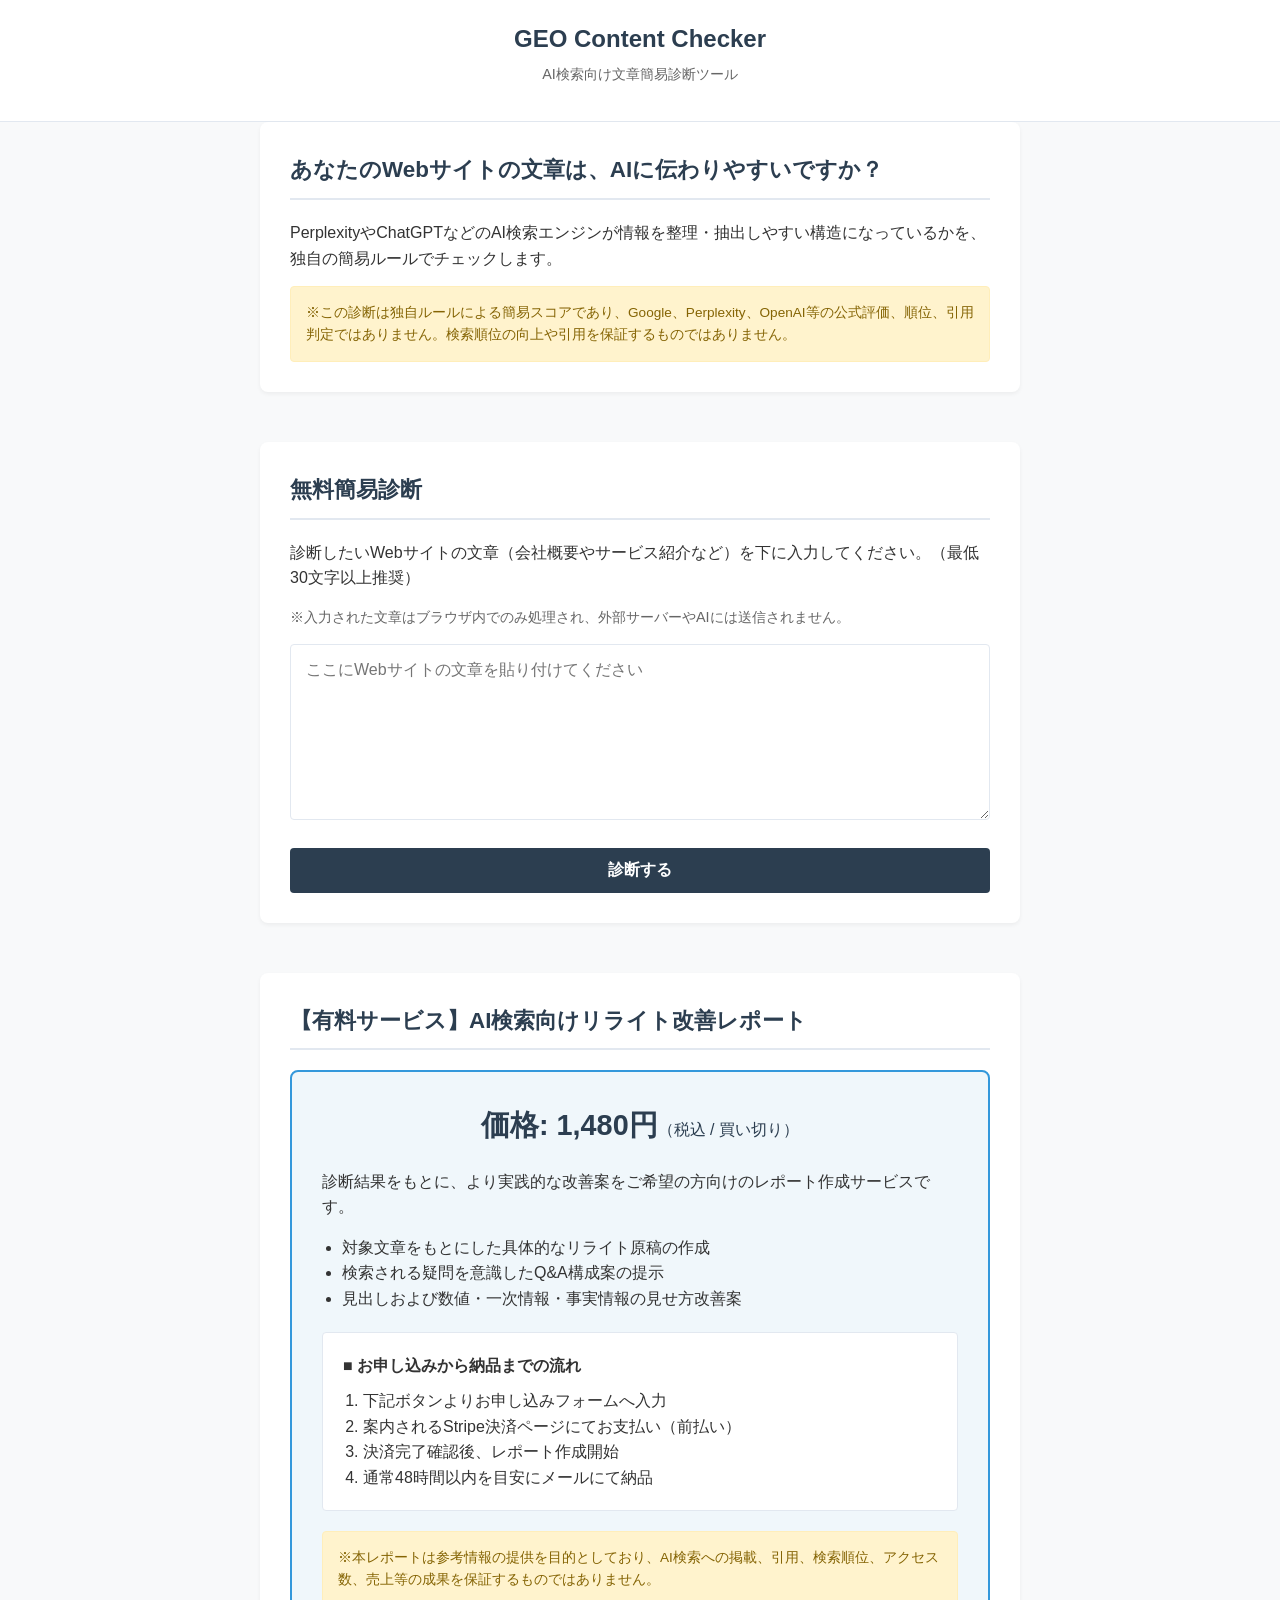
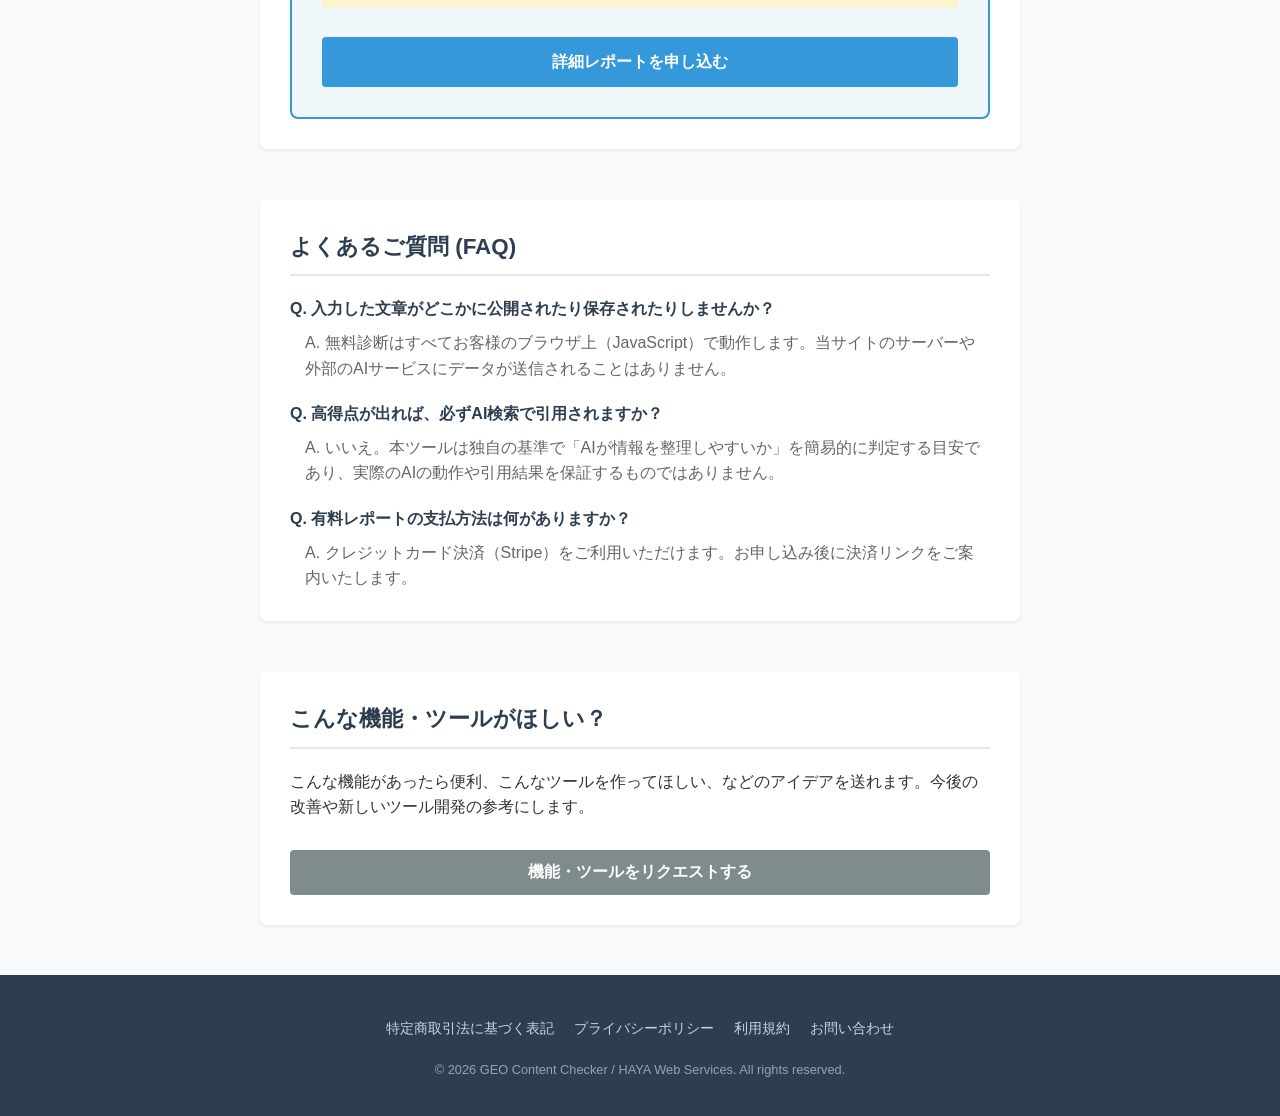
<file: index.html>
<!DOCTYPE html>
<html lang="ja">
<head>
    <meta charset="UTF-8">
    <meta name="viewport" content="width=device-width, initial-scale=1.0">
    <title>GEO Content Checker | AI検索向け文章簡易診断ツール</title>
    <meta name="description" content="Webサイトの文章がPerplexityやChatGPTなどのAI検索で整理されやすい形か、独自ルールで簡易診断する無料ツールです。">
    <link rel="canonical" href="https://haya-studio.github.io/geo-checker/">
    <meta name="robots" content="index, follow">
    <meta property="og:title" content="GEO Content Checker | AI検索向け文章簡易診断ツール">
    <meta property="og:description" content="Webサイトの文章がPerplexityやChatGPTなどのAI検索で整理されやすい形か、独自ルールで簡易診断する無料ツールです。">
    <meta property="og:url" content="https://haya-studio.github.io/geo-checker/">
    <meta property="og:type" content="website">
    <link rel="stylesheet" href="style.css">
</head>
<body>
    <header class="header">
        <div class="container">
            <h1 class="logo">GEO Content Checker</h1>
            <p class="subtitle">AI検索向け文章簡易診断ツール</p>
        </div>
    </header>

    <main class="container">
        <section class="hero">
            <h2>あなたのWebサイトの文章は、AIに伝わりやすいですか？</h2>
            <p>PerplexityやChatGPTなどのAI検索エンジンが情報を整理・抽出しやすい構造になっているかを、独自の簡易ルールでチェックします。</p>
            <div class="disclaimer">
                ※この診断は独自ルールによる簡易スコアであり、Google、Perplexity、OpenAI等の公式評価、順位、引用判定ではありません。検索順位の向上や引用を保証するものではありません。
            </div>
        </section>

        <section class="tool-section">
            <h2>無料簡易診断</h2>
            <p>診断したいWebサイトの文章（会社概要やサービス紹介など）を下に入力してください。（最低30文字以上推奨）</p>
            <p class="note">※入力された文章はブラウザ内でのみ処理され、外部サーバーやAIには送信されません。</p>
            
            <div class="form-group">
                <label for="text-input" class="visually-hidden">診断する文章を入力</label>
                <textarea id="text-input" rows="8" placeholder="ここにWebサイトの文章を貼り付けてください"></textarea>
            </div>
            <button id="check-btn" class="btn btn-primary" type="button">診断する</button>

            <div id="result-area" class="result-area hidden" aria-live="polite">
                <h3>診断結果</h3>
                <div class="score-card">
                    <div class="total-score">総合スコア: <span id="score-total">0</span> / 30点</div>
                    <ul class="score-details">
                        <li>1次情報の具体性: <span id="score-1">0</span> / 10点</li>
                        <li>構造化・Q&A適性: <span id="score-2">0</span> / 10点</li>
                        <li>客観性・事実記述: <span id="score-3">0</span> / 10点</li>
                    </ul>
                </div>
                <div class="feedback">
                    <h4>改善のポイント</h4>
                    <ul id="feedback-list"></ul>
                </div>
            </div>
        </section>

        <section class="premium-section" id="premium">
            <h2>【有料サービス】AI検索向けリライト改善レポート</h2>
            <div class="premium-card">
                <div class="price">価格: 1,480円<span>（税込 / 買い切り）</span></div>
                <p>診断結果をもとに、より実践的な改善案をご希望の方向けのレポート作成サービスです。</p>
                <ul>
                    <li>対象文章をもとにした具体的なリライト原稿の作成</li>
                    <li>検索される疑問を意識したQ&A構成案の提示</li>
                    <li>見出しおよび数値・一次情報・事実情報の見せ方改善案</li>
                </ul>
                <div class="flow-box">
                    <strong>■ お申し込みから納品までの流れ</strong>
                    <ol>
                        <li>下記ボタンよりお申し込みフォームへ入力</li>
                        <li>案内されるStripe決済ページにてお支払い（前払い）</li>
                        <li>決済完了確認後、レポート作成開始</li>
                        <li>通常48時間以内を目安にメールにて納品</li>
                    </ol>
                </div>
                <div class="disclaimer">
                    ※本レポートは参考情報の提供を目的としており、AI検索への掲載、引用、検索順位、アクセス数、売上等の成果を保証するものではありません。
                </div>
                <div class="action-area">
                    <a href="https://forms.gle/d2pcyDzTtxpUFtwy5" target="_blank" rel="noopener noreferrer" class="btn btn-accent">詳細レポートを申し込む</a>
                </div>
            </div>
        </section>

        <section class="faq-section">
            <h2>よくあるご質問 (FAQ)</h2>
            <dl class="faq-list">
                <dt>Q. 入力した文章がどこかに公開されたり保存されたりしませんか？</dt>
                <dd>A. 無料診断はすべてお客様のブラウザ上（JavaScript）で動作します。当サイトのサーバーや外部のAIサービスにデータが送信されることはありません。</dd>
                
                <dt>Q. 高得点が出れば、必ずAI検索で引用されますか？</dt>
                <dd>A. いいえ。本ツールは独自の基準で「AIが情報を整理しやすいか」を簡易的に判定する目安であり、実際のAIの動作や引用結果を保証するものではありません。</dd>

                <dt>Q. 有料レポートの支払方法は何がありますか？</dt>
                <dd>A. クレジットカード決済（Stripe）をご利用いただけます。お申し込み後に決済リンクをご案内いたします。</dd>
            </dl>
        </section>

        <section class="request-section">
            <h2>こんな機能・ツールがほしい？</h2>
            <p>こんな機能があったら便利、こんなツールを作ってほしい、などのアイデアを送れます。今後の改善や新しいツール開発の参考にします。</p>
            <div class="action-area">
                <button id="request-btn" class="btn btn-secondary" type="button">機能・ツールをリクエストする</button>
            </div>
        </section>
    </main>

    <footer class="footer">
        <div class="container">
            <ul class="footer-links">
                <li><a href="commerce-disclosure.html">特定商取引法に基づく表記</a></li>
                <li><a href="privacy.html">プライバシーポリシー</a></li>
                <li><a href="terms.html">利用規約</a></li>
                <li><a href="contact.html">お問い合わせ</a></li>
            </ul>
            <p class="copyright">&copy; 2026 GEO Content Checker / HAYA Web Services. All rights reserved.</p>
        </div>
    </footer>

    <script src="app.js"></script>
</body>
</html>
</file>
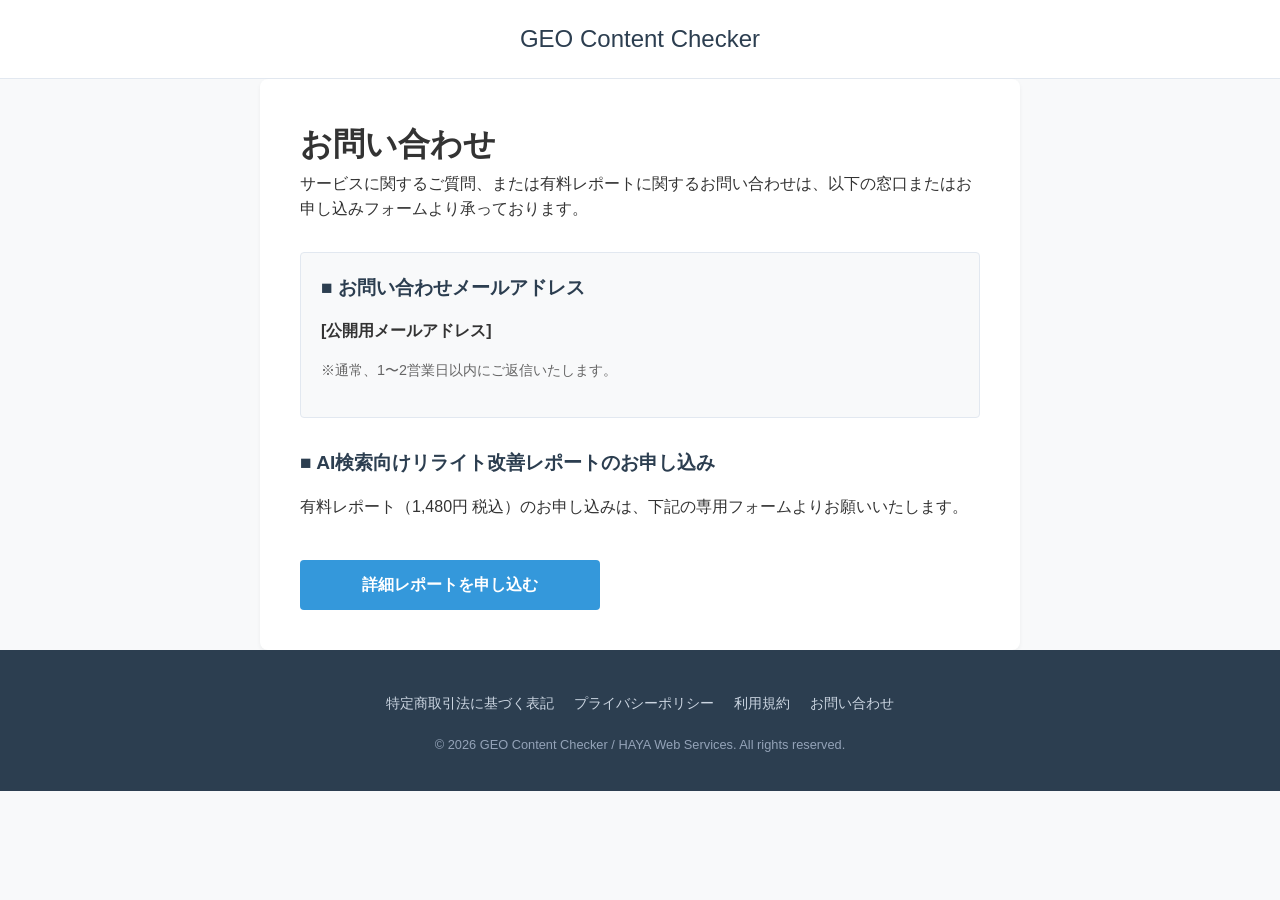
<file: contact.html>
<!DOCTYPE html>
<html lang="ja">
<head>
    <meta charset="UTF-8">
    <meta name="viewport" content="width=device-width, initial-scale=1.0">
    <title>お問い合わせ | GEO Content Checker</title>
    <link rel="canonical" href="https://haya-studio.github.io/geo-checker/contact.html">
    <meta name="robots" content="noindex, nofollow">
    <link rel="stylesheet" href="style.css">
</head>
<body>
    <header class="header">
        <div class="container">
            <a href="index.html" class="logo" style="text-decoration:none;">GEO Content Checker</a>
        </div>
    </header>

    <main class="container">
        <div class="legal-content">
            <h1>お問い合わせ</h1>
            
            <p>サービスに関するご質問、または有料レポートに関するお問い合わせは、以下の窓口またはお申し込みフォームより承っております。</p>

            <div style="margin-top: 30px; margin-bottom: 30px; padding: 20px; background: #f8f9fa; border: 1px solid var(--border-color); border-radius: 4px;">
                <h3>■ お問い合わせメールアドレス</h3>
                <p><strong>[公開用メールアドレス]</strong></p>
                <p class="note">※通常、1〜2営業日以内にご返信いたします。</p>
            </div>

            <div style="margin-top: 30px;">
                <h3>■ AI検索向けリライト改善レポートのお申し込み</h3>
                <p>有料レポート（1,480円 税込）のお申し込みは、下記の専用フォームよりお願いいたします。</p>
                <br>
                <a href="https://forms.gle/d2pcyDzTtxpUFtwy5" target="_blank" rel="noopener noreferrer" class="btn btn-accent" style="max-width: 300px;">詳細レポートを申し込む</a>
            </div>
        </div>
    </main>

    <footer class="footer">
        <div class="container">
            <ul class="footer-links">
                <li><a href="commerce-disclosure.html">特定商取引法に基づく表記</a></li>
                <li><a href="privacy.html">プライバシーポリシー</a></li>
                <li><a href="terms.html">利用規約</a></li>
                <li><a href="contact.html">お問い合わせ</a></li>
            </ul>
            <p class="copyright">&copy; 2026 GEO Content Checker / HAYA Web Services. All rights reserved.</p>
        </div>
    </footer>
</body>
</html>
</file>
<file: style.css>
:root {
    --primary-color: #2c3e50;
    --accent-color: #3498db;
    --accent-hover: #2980b9;
    --bg-color: #f8f9fa;
    --text-color: #333333;
    --text-light: #666666;
    --border-color: #e2e8f0;
    --card-bg: #ffffff;
    --error-color: #e74c3c;
    --success-color: #27ae60;
}

* {
    box-sizing: border-box;
    margin: 0;
    padding: 0;
}

body {
    font-family: "Helvetica Neue", Arial, "Hiragino Kaku Gothic ProN", "Hiragino Sans", Meiryo, sans-serif;
    line-height: 1.6;
    color: var(--text-color);
    background-color: var(--bg-color);
}

.visually-hidden {
    position: absolute;
    width: 1px;
    height: 1px;
    padding: 0;
    margin: -1px;
    overflow: hidden;
    clip: rect(0, 0, 0, 0);
    white-space: nowrap;
    border: 0;
}

.container {
    width: 100%;
    max-width: 800px;
    margin: 0 auto;
    padding: 0 20px;
}

.header {
    background-color: var(--card-bg);
    border-bottom: 1px solid var(--border-color);
    padding: 20px 0;
    text-align: center;
}

.logo {
    font-size: 1.5rem;
    color: var(--primary-color);
    margin-bottom: 5px;
}

.subtitle {
    font-size: 0.9rem;
    color: var(--text-light);
}

main {
    padding: 40px 0;
}

section {
    margin-bottom: 50px;
    background: var(--card-bg);
    padding: 30px;
    border-radius: 8px;
    box-shadow: 0 2px 4px rgba(0,0,0,0.05);
}

h2 {
    font-size: 1.4rem;
    color: var(--primary-color);
    margin-bottom: 20px;
    border-bottom: 2px solid var(--border-color);
    padding-bottom: 10px;
}

h3 {
    font-size: 1.2rem;
    color: var(--primary-color);
    margin-bottom: 15px;
}

p {
    margin-bottom: 15px;
}

.note {
    font-size: 0.9rem;
    color: var(--text-light);
}

.disclaimer {
    background-color: #fff3cd;
    color: #856404;
    padding: 15px;
    border-radius: 4px;
    font-size: 0.85rem;
    margin-top: 15px;
    border: 1px solid #ffeeba;
}

.form-group {
    margin-bottom: 20px;
}

textarea {
    width: 100%;
    padding: 15px;
    border: 1px solid var(--border-color);
    border-radius: 4px;
    font-size: 1rem;
    resize: vertical;
    font-family: inherit;
}

textarea:focus {
    outline: none;
    border-color: var(--accent-color);
    box-shadow: 0 0 0 3px rgba(52, 152, 219, 0.2);
}

.btn {
    display: inline-block;
    padding: 12px 24px;
    font-size: 1rem;
    font-weight: bold;
    text-align: center;
    text-decoration: none;
    border: none;
    border-radius: 4px;
    cursor: pointer;
    transition: background-color 0.2s ease;
}

.btn-primary {
    background-color: var(--primary-color);
    color: white;
    width: 100%;
}

.btn-primary:hover {
    background-color: #1a252f;
}

.btn-accent {
    background-color: var(--accent-color);
    color: white;
    display: block;
    width: 100%;
}

.btn-accent:hover {
    background-color: var(--accent-hover);
}

.btn-secondary {
    background-color: #7f8c8d;
    color: white;
    display: block;
    width: 100%;
}

.btn-secondary:hover {
    background-color: #636e72;
}

.hidden {
    display: none !important;
}

.result-area {
    margin-top: 30px;
    padding-top: 30px;
    border-top: 1px dashed var(--border-color);
}

.score-card {
    background: var(--bg-color);
    padding: 20px;
    border-radius: 4px;
    margin-bottom: 20px;
}

.total-score {
    font-size: 1.5rem;
    font-weight: bold;
    color: var(--primary-color);
    margin-bottom: 15px;
    text-align: center;
}

.total-score span {
    font-size: 2rem;
    color: var(--accent-color);
}

.score-details {
    list-style: none;
}

.score-details li {
    padding: 8px 0;
    border-bottom: 1px solid var(--border-color);
    display: flex;
    justify-content: space-between;
}

.score-details li:last-child {
    border-bottom: none;
}

.feedback ul {
    padding-left: 20px;
}

.feedback li {
    margin-bottom: 10px;
}

.premium-card {
    border: 2px solid var(--accent-color);
    padding: 30px;
    border-radius: 8px;
    background-color: #f0f7fb;
}

.price {
    font-size: 1.8rem;
    font-weight: bold;
    color: var(--primary-color);
    text-align: center;
    margin-bottom: 20px;
}

.price span {
    font-size: 1rem;
    font-weight: normal;
}

.premium-card ul {
    margin-left: 20px;
    margin-bottom: 20px;
}

.flow-box {
    background: white;
    padding: 20px;
    border-radius: 4px;
    margin-bottom: 20px;
    border: 1px solid var(--border-color);
}

.flow-box ol {
    margin-left: 20px;
    margin-top: 10px;
}

.action-area {
    margin-top: 30px;
}

.faq-list dt {
    font-weight: bold;
    margin-top: 20px;
    color: var(--primary-color);
}

.faq-list dd {
    margin-top: 8px;
    padding-left: 15px;
    color: var(--text-light);
}

.footer {
    background-color: var(--primary-color);
    color: white;
    padding: 40px 0 20px;
    text-align: center;
}

.footer-links {
    list-style: none;
    display: flex;
    flex-wrap: wrap;
    justify-content: center;
    gap: 20px;
    margin-bottom: 20px;
}

.footer-links a {
    color: #cbd5e1;
    text-decoration: none;
    font-size: 0.9rem;
}

.footer-links a:hover {
    text-decoration: underline;
    color: white;
}

.copyright {
    font-size: 0.8rem;
    color: #94a3b8;
}

.legal-content {
    background: var(--card-bg);
    padding: 40px;
    border-radius: 8px;
    box-shadow: 0 2px 4px rgba(0,0,0,0.05);
}

.legal-content h2 {
    margin-top: 30px;
}

.legal-content table {
    width: 100%;
    border-collapse: collapse;
    margin-bottom: 20px;
}

.legal-content th, .legal-content td {
    border: 1px solid var(--border-color);
    padding: 12px;
    text-align: left;
}

.legal-content th {
    background-color: var(--bg-color);
    width: 30%;
}

@media (max-width: 600px) {
    section {
        padding: 20px;
    }
    
    .premium-card {
        padding: 20px;
    }

    .legal-content th, .legal-content td {
        display: block;
        width: 100%;
    }
    
    .legal-content th {
        border-bottom: none;
    }
}
</file>
